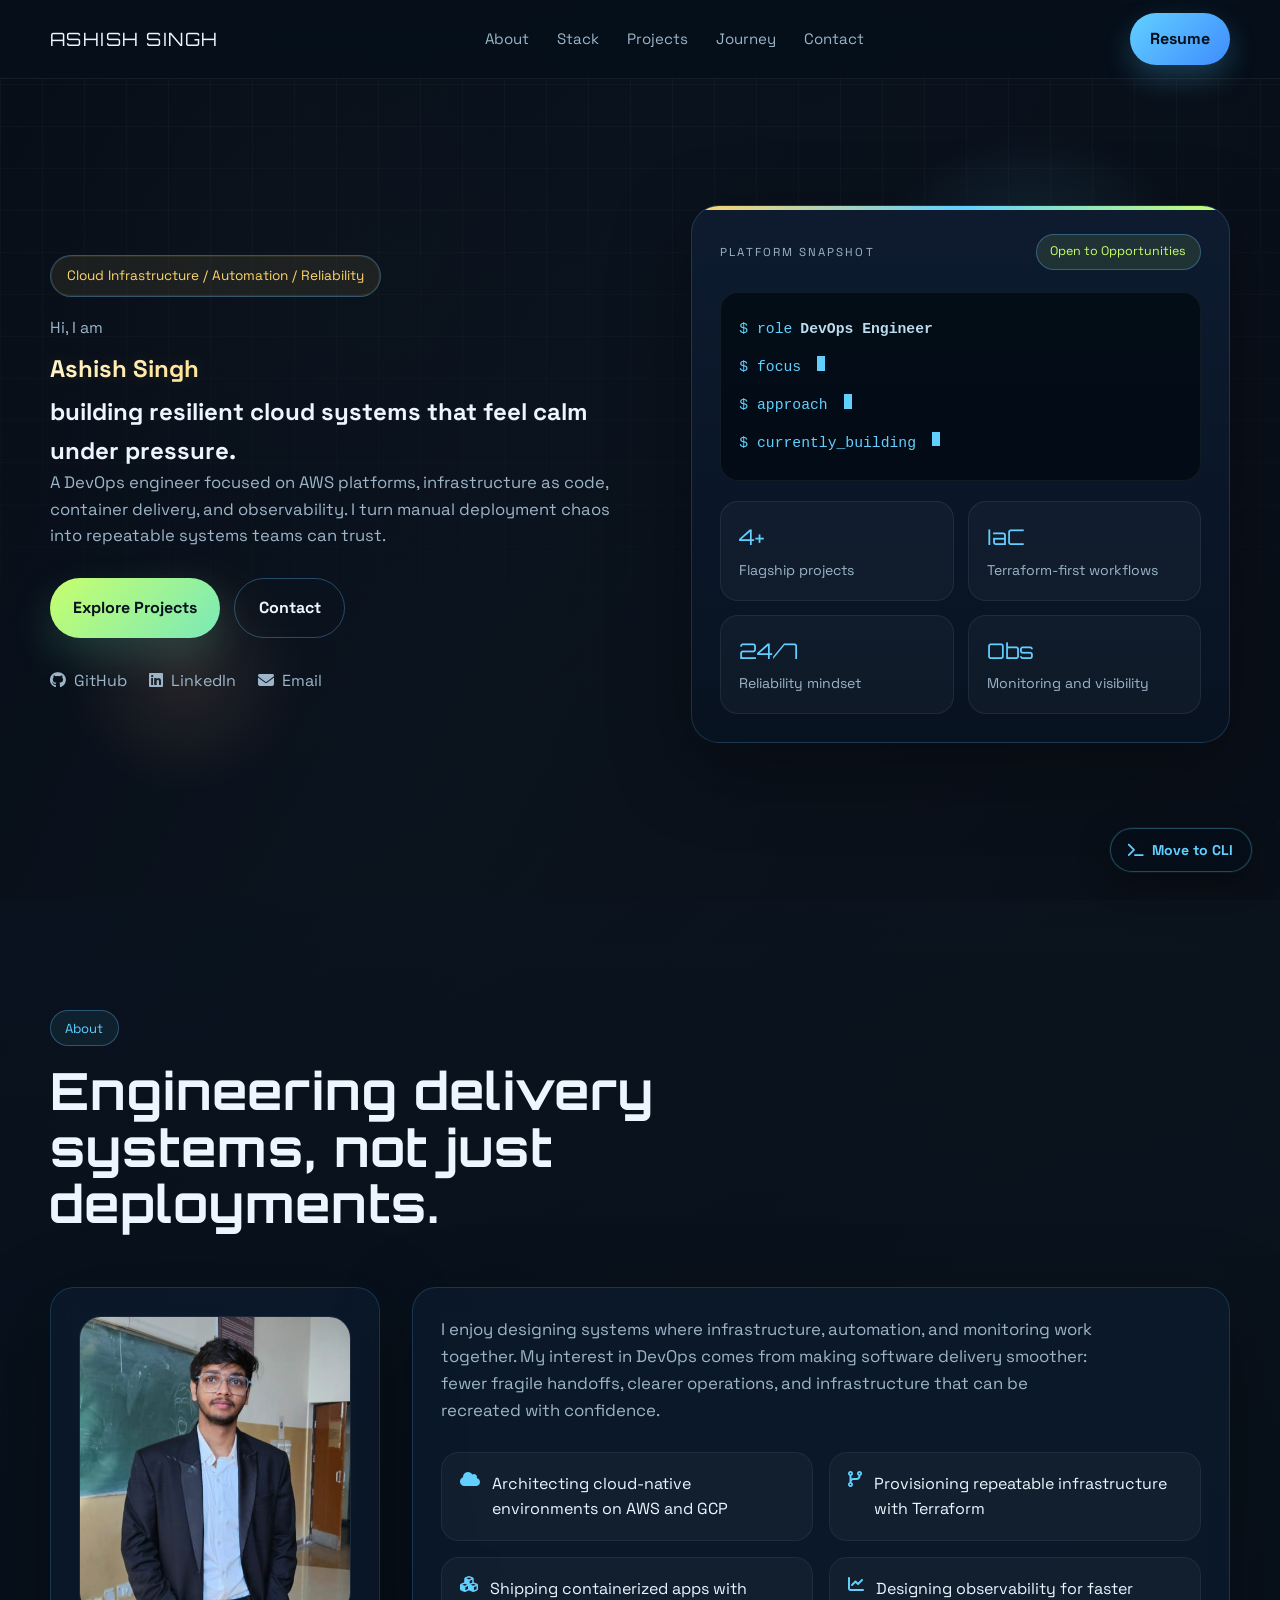
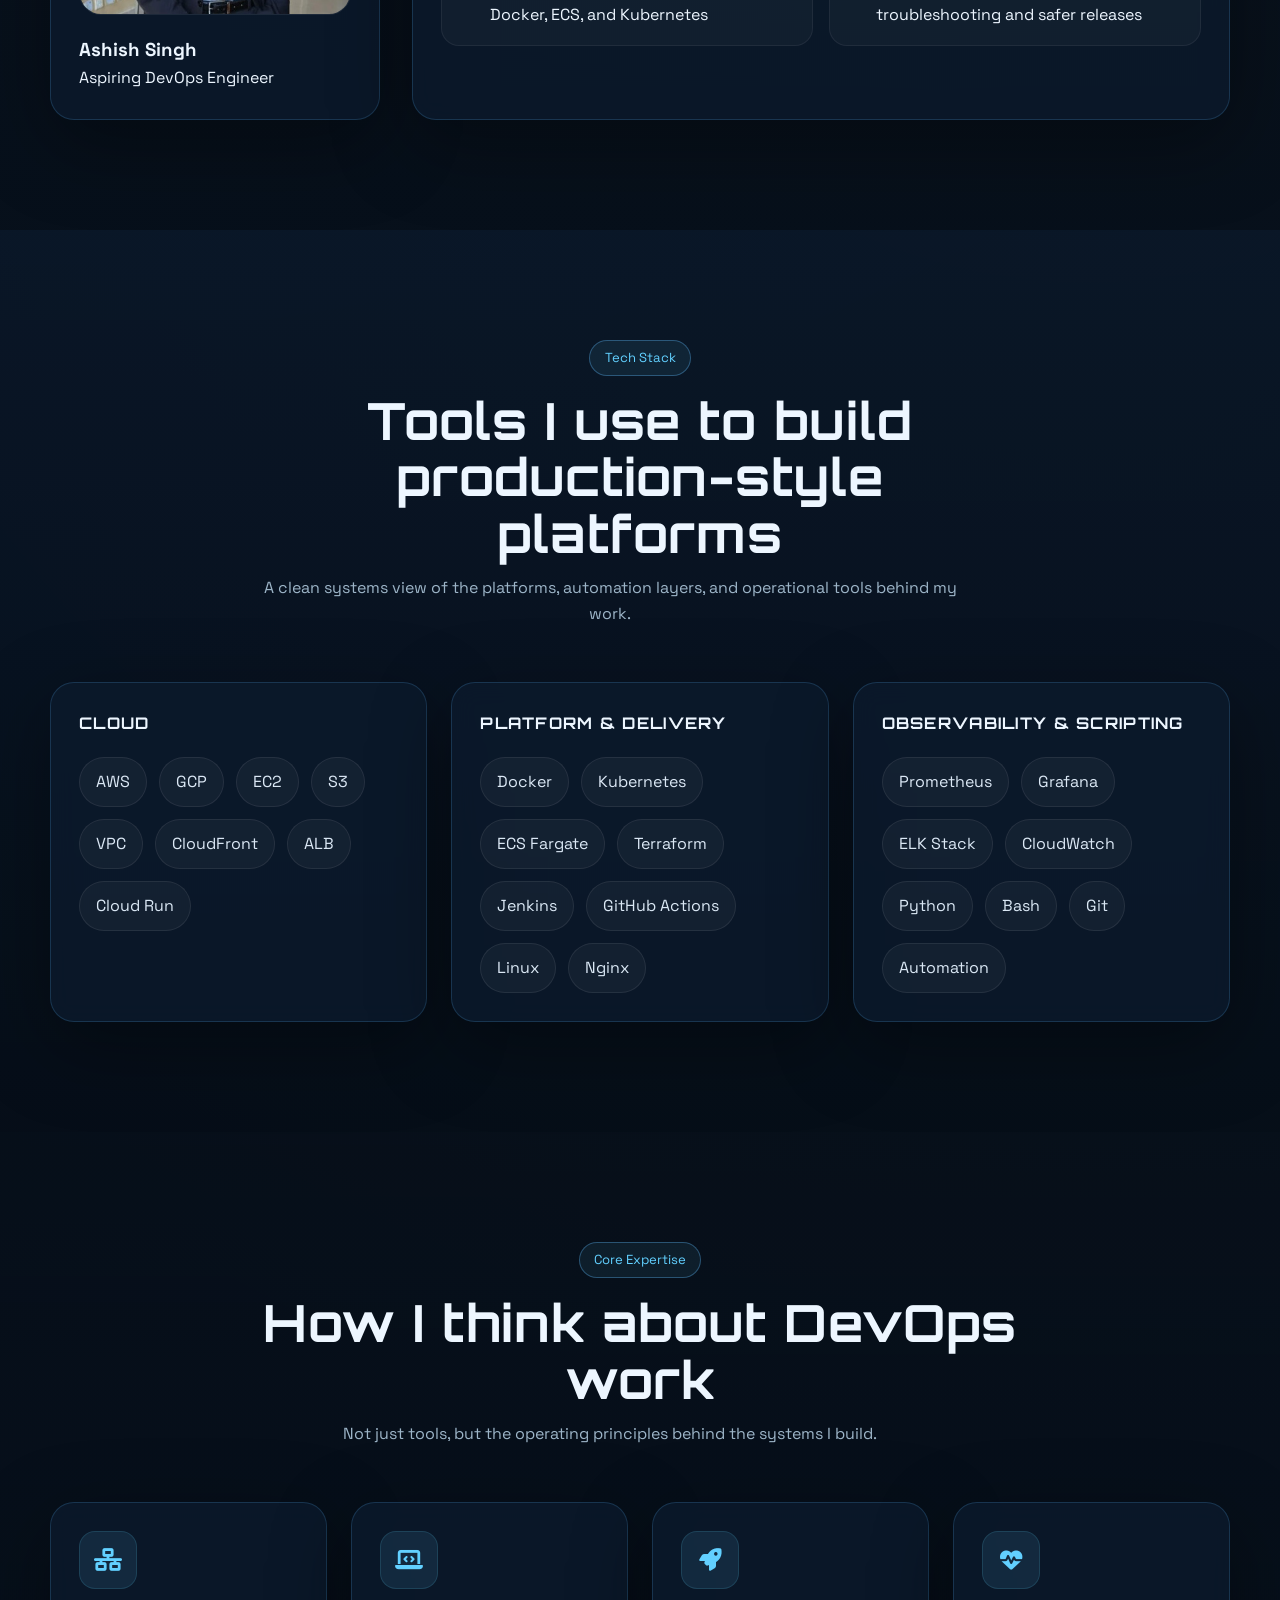
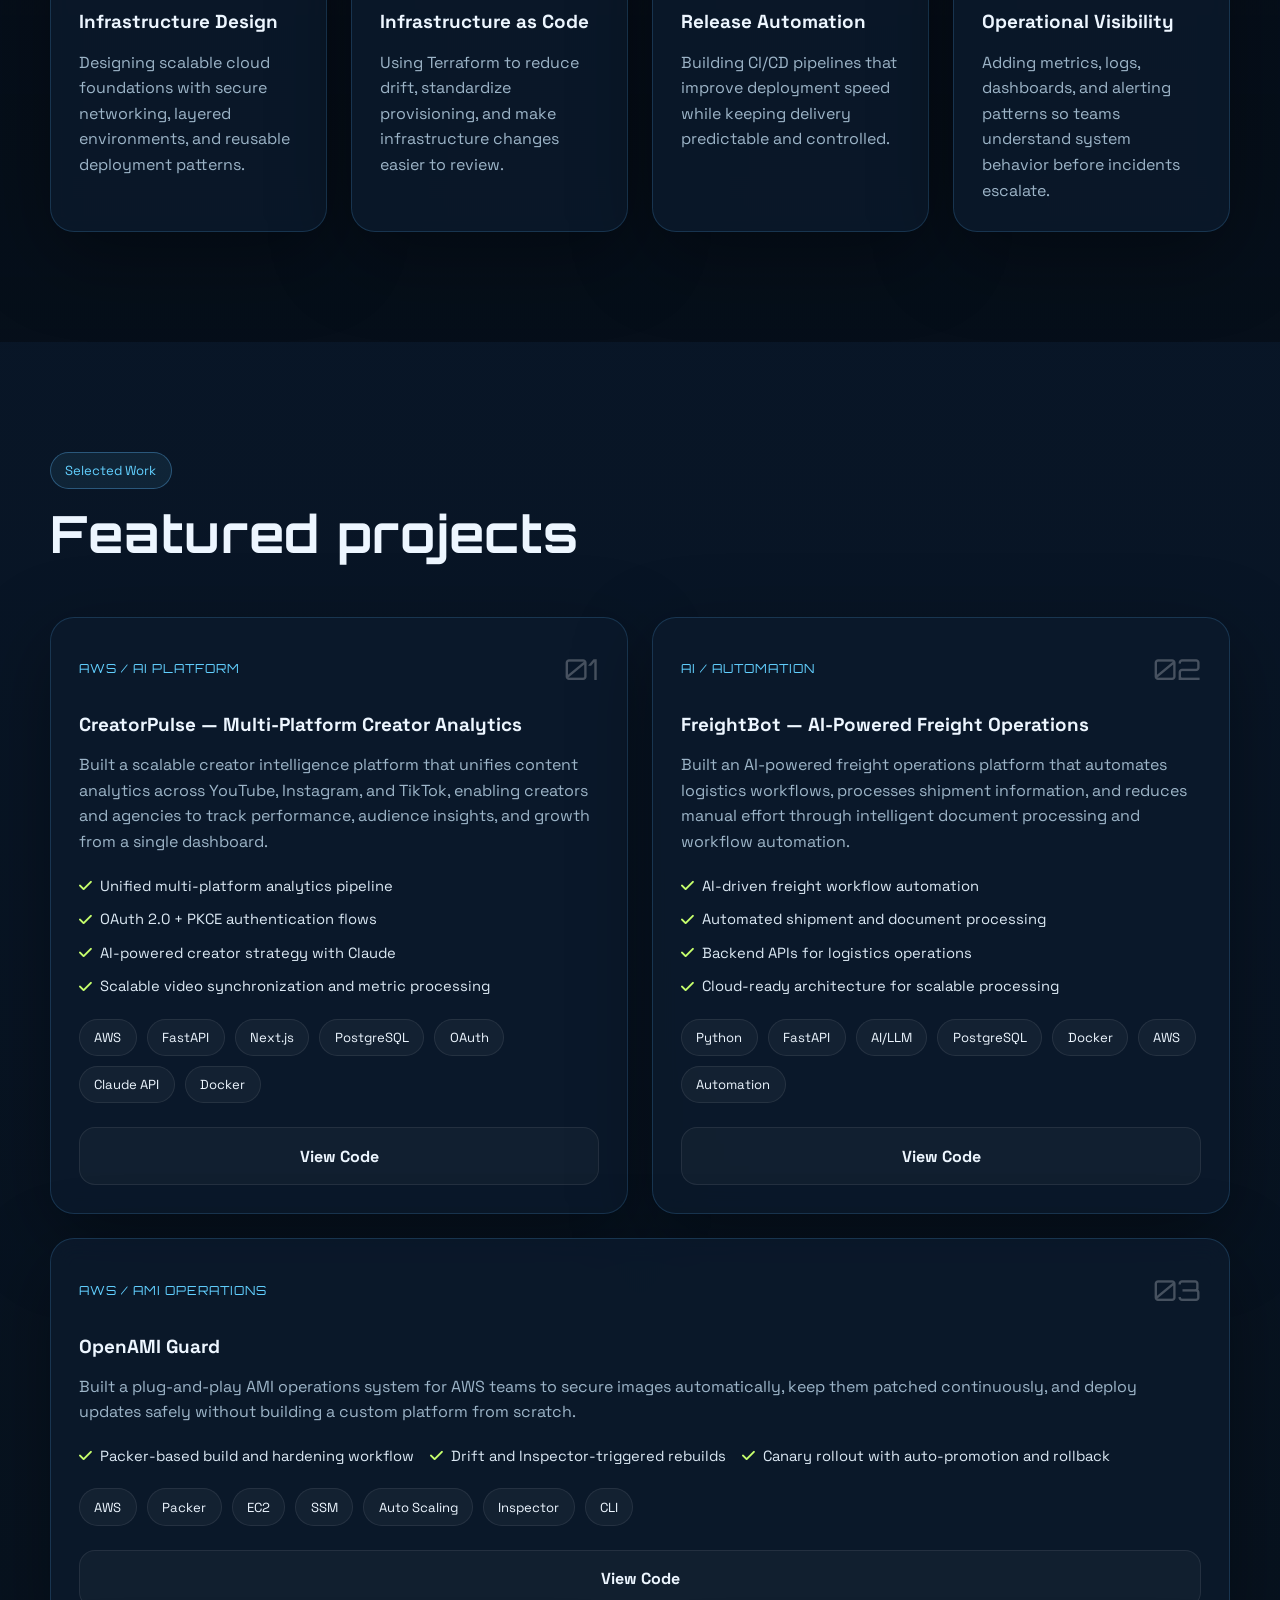
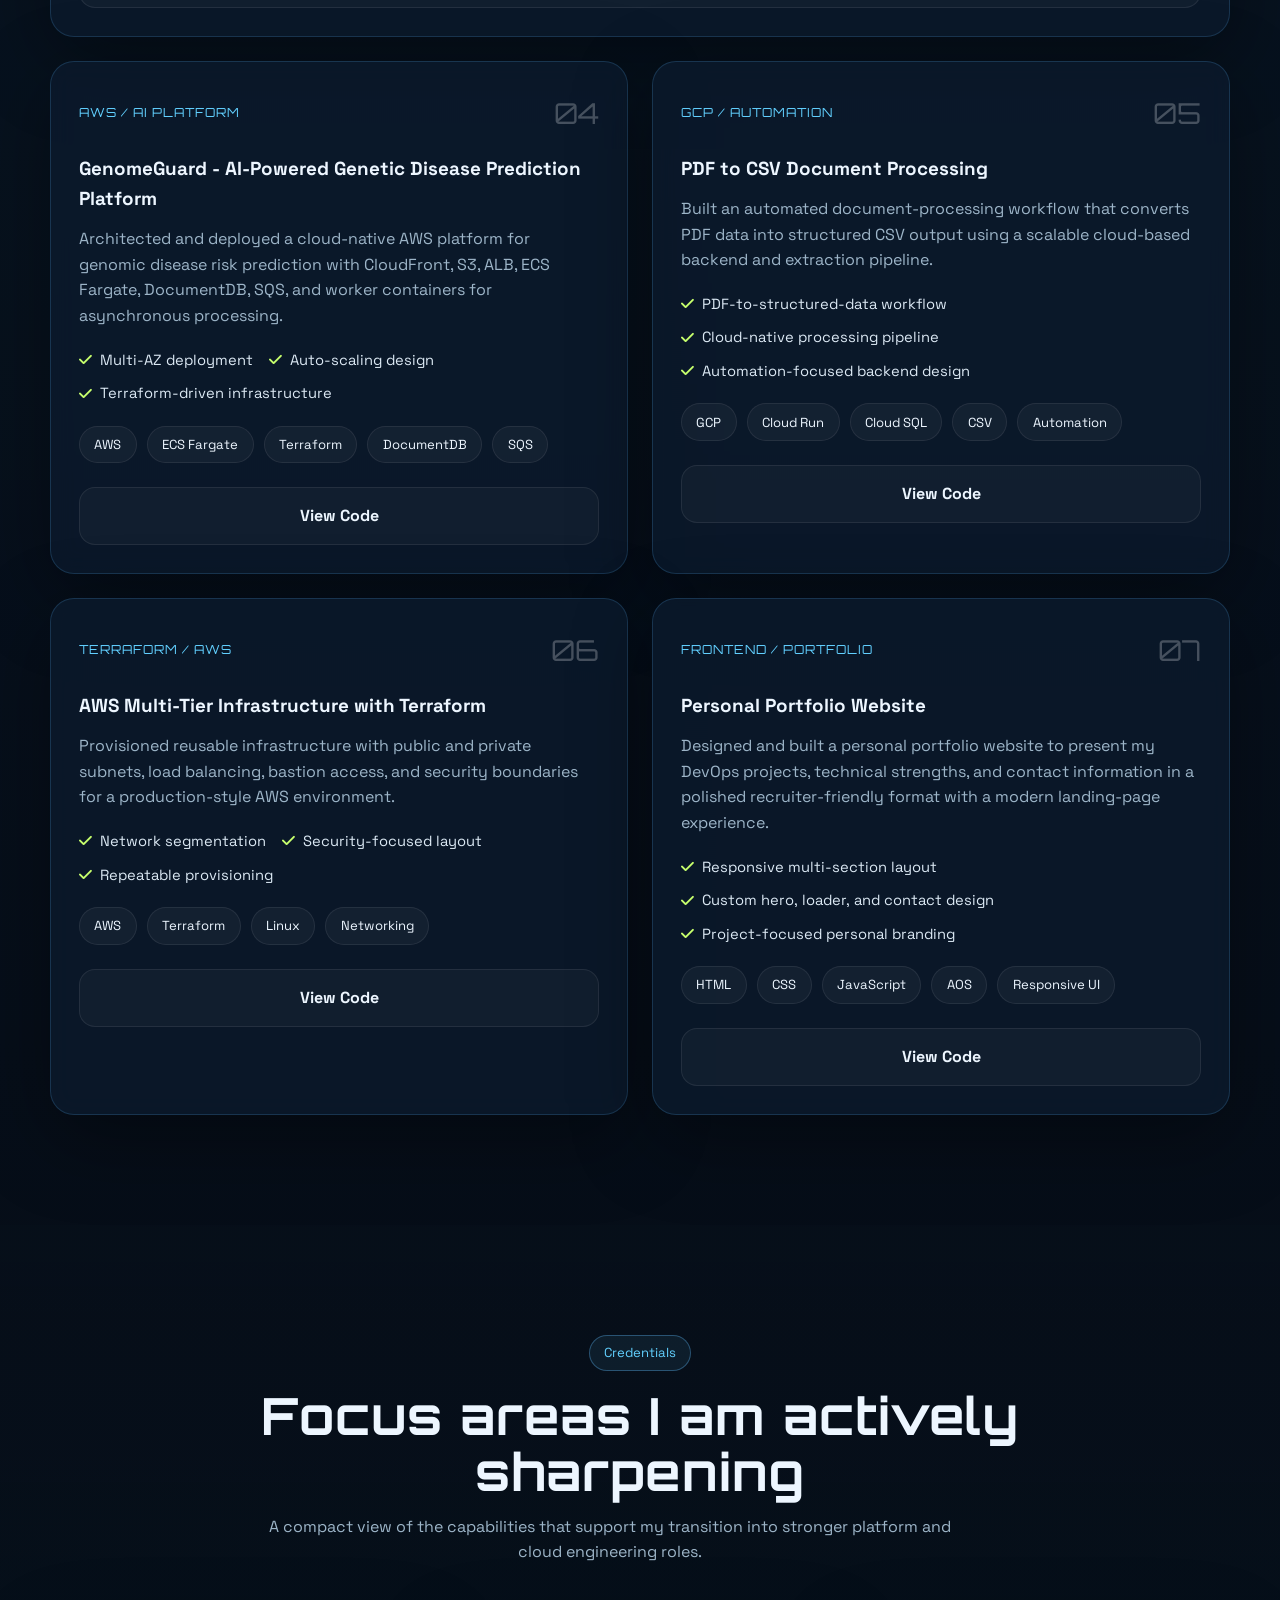
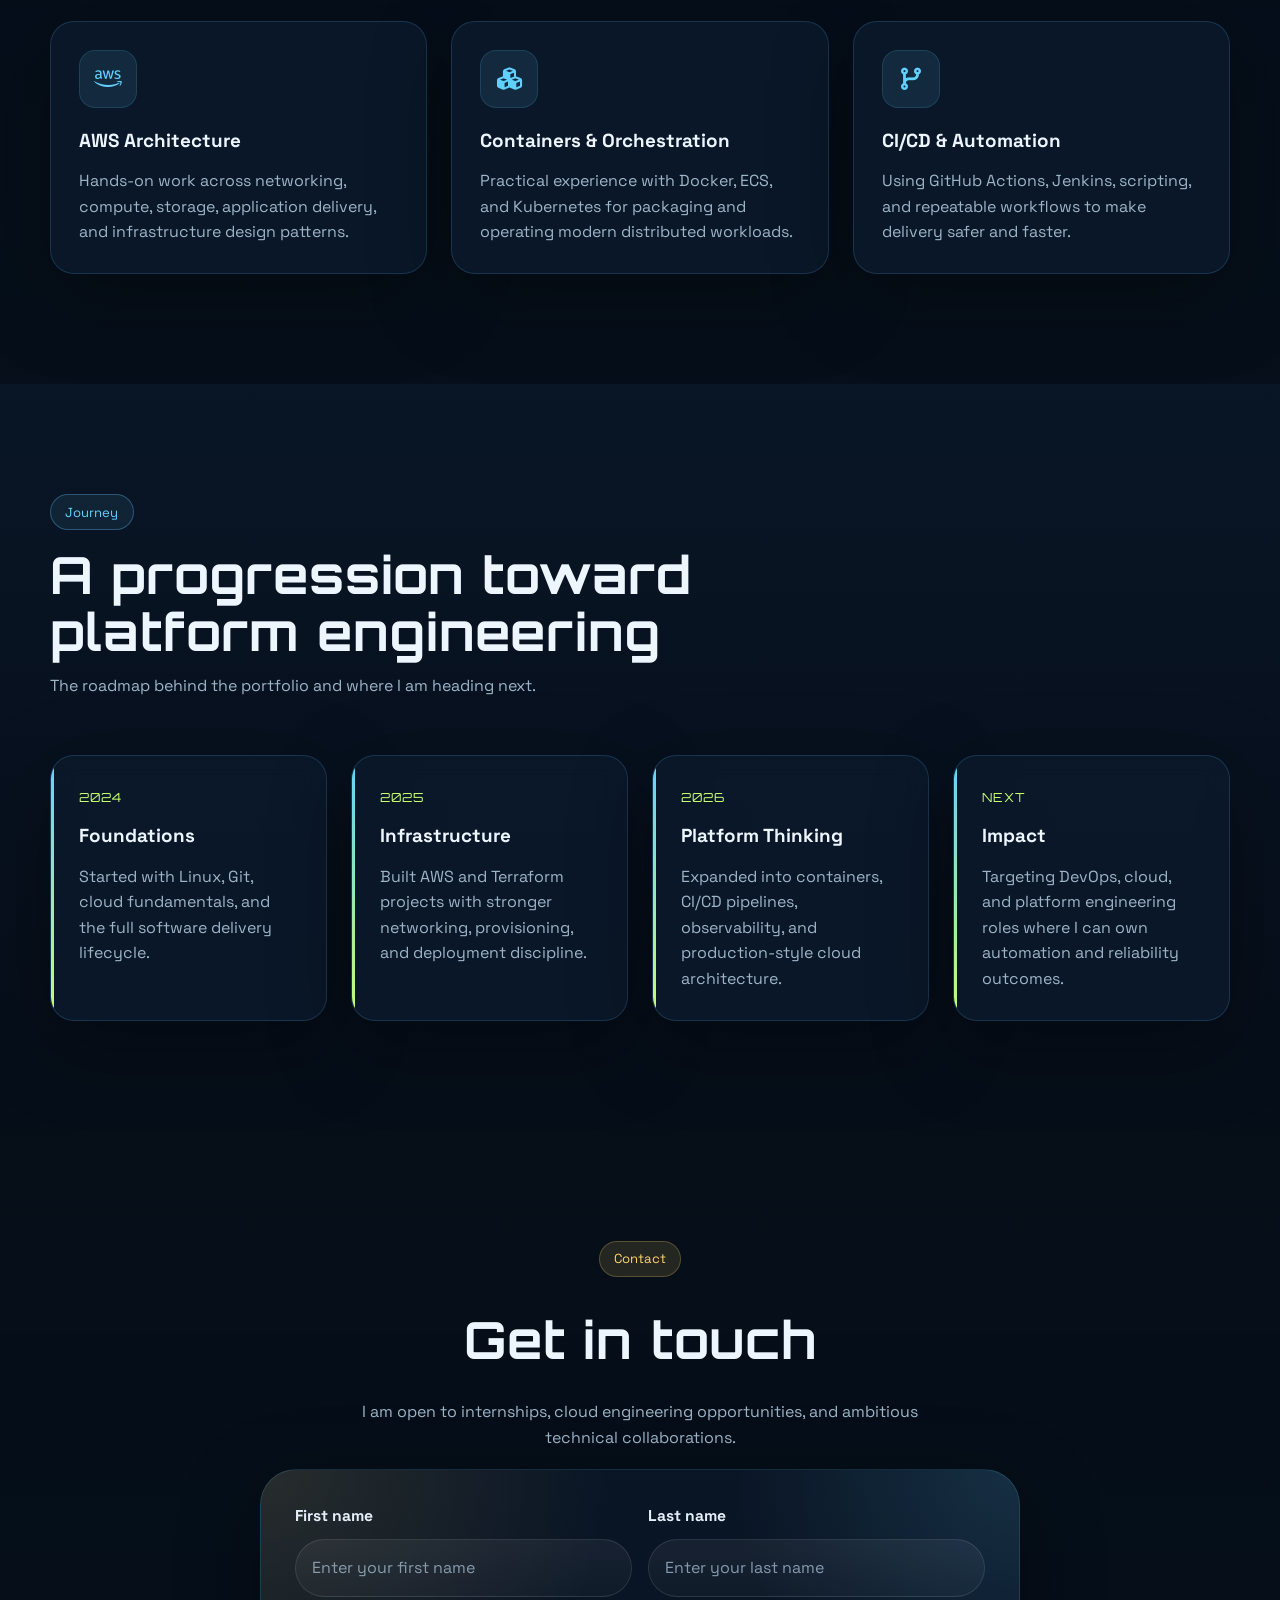
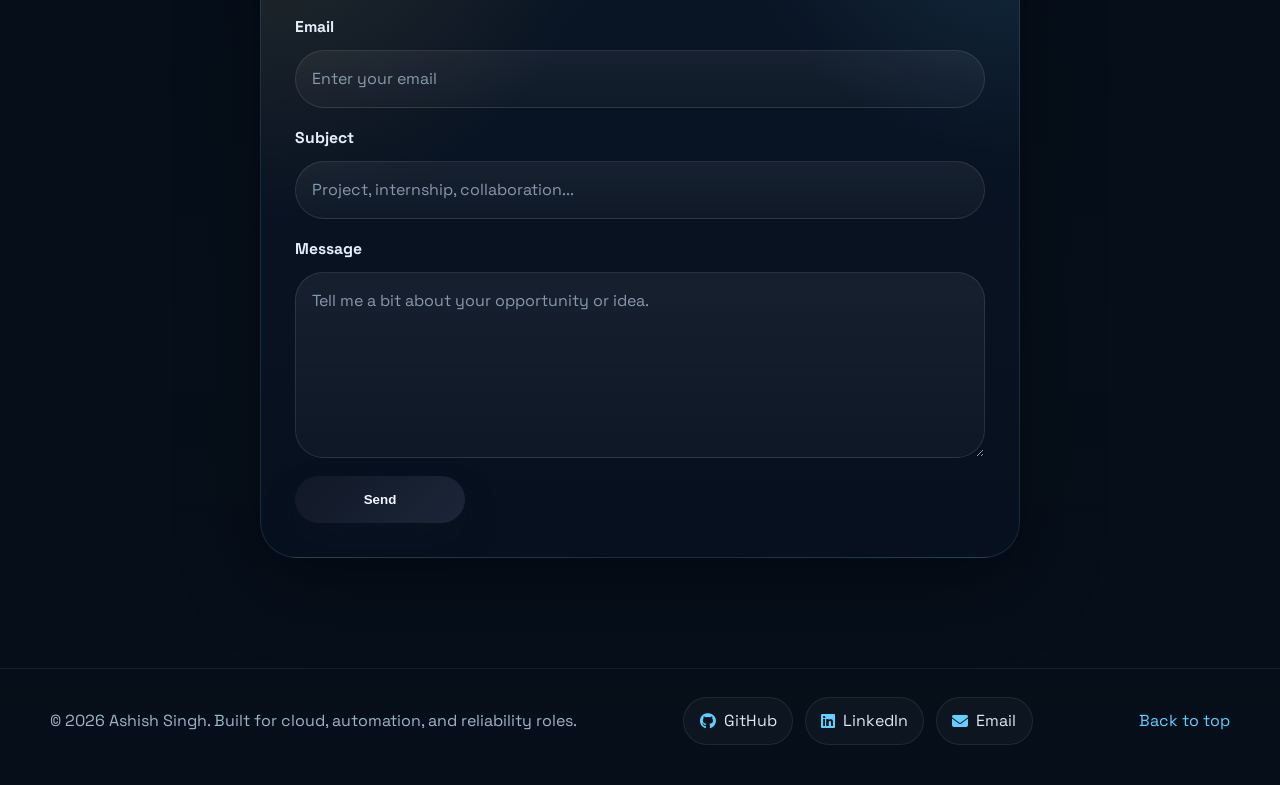
<file: index.html>
<!DOCTYPE html>
<html lang="en">
<head>
    <meta charset="UTF-8">
    <meta name="viewport" content="width=device-width, initial-scale=1.0">
    <title>Ashish Singh | DevOps Engineer Portfolio | AWS | Kubernetes | Terraform</title>
    <meta name="description" content="Ashish Singh DevOps Engineer portfolio focused on AWS, Kubernetes, Terraform, CI/CD, observability, and production infrastructure.">
    <meta name="keywords" content="Ashish Singh DevOps Engineer, AWS DevOps portfolio, Kubernetes engineer, Terraform infrastructure, CI/CD portfolio">
    <meta name="author" content="Ashish Singh">
    <link rel="icon" type="image/svg+xml" href="images/favicon.svg">
    <link rel="shortcut icon" href="images/favicon.svg">
    <link rel="preconnect" href="https://fonts.googleapis.com">
    <link rel="preconnect" href="https://fonts.gstatic.com" crossorigin>
    <link href="https://fonts.googleapis.com/css2?family=Orbitron:wght@500;700;800&family=Space+Grotesk:wght@400;500;700&display=swap" rel="stylesheet">
    <link rel="stylesheet" href="css/style.css">
    <link href="https://unpkg.com/aos@2.3.1/dist/aos.css" rel="stylesheet">
    <link rel="stylesheet" href="https://cdnjs.cloudflare.com/ajax/libs/font-awesome/6.4.0/css/all.min.css">
</head>
<body>
    <div class="site-loader" id="site-loader" aria-hidden="true">
        <div class="loader-core">
            <span class="loader-ring"></span>
            <span class="loader-ring loader-ring-delayed"></span>
            <div class="loader-copy">
                <span class="loader-label">Loading Portfolio</span>
                <strong>Ashish Singh</strong>
            </div>
        </div>
    </div>
    <div class="page-shell">
        <nav>
            <div class="container nav-inner">
                <a href="#home" class="brand-mark">
                    <span class="logo">Ashish Singh</span>
                </a>
                <ul class="nav-links">
                    <li><a href="#about">About</a></li>
                    <li><a href="#tech-stack">Stack</a></li>
                    <li><a href="#projects">Projects</a></li>
                    <li><a href="#timeline">Journey</a></li>
                    <li><a href="#contact">Contact</a></li>
                </ul>
                <a href="Ashish_Singh_CV.pdf" download class="nav-cta-btn">Resume</a>
            </div>
        </nav>

        <main>
            <section id="home" class="hero">
                <div class="hero-grid"></div>
                <div class="hero-orb hero-orb-one"></div>
                <div class="hero-orb hero-orb-two"></div>
                <div class="container hero-layout">
                    <div class="hero-copy" data-aos="fade-right">
                        <span class="hero-badge">Cloud Infrastructure / Automation / Reliability</span>
                        <p class="hero-intro">Hi, I am</p>
                        <h2>
                            <span class="hero-name">Ashish Singh</span>
                            <span class="hero-heading-rest">building resilient cloud systems that feel calm under pressure.</span>
                        </h2>
                        <p class="hero-text">
                            A DevOps engineer focused on AWS platforms, infrastructure as code, container delivery,
                            and observability. I turn manual deployment chaos into repeatable systems teams can trust.
                        </p>
                        <div class="hero-actions">
                            <a href="#projects" class="btn btn-primary">Explore Projects</a>
                            <a href="#contact" class="btn btn-secondary">Contact</a>
                        </div>
        
                        <div class="hero-foot">
                            <a href="https://github.com/AshishSingh1503" target="_blank" class="inline-link">
                                <i class="fab fa-github"></i> GitHub
                            </a>
                            <a href="https://www.linkedin.com/in/ashish-singh-70b7082a0/" target="_blank" class="inline-link">
                                <i class="fab fa-linkedin"></i> LinkedIn
                            </a>
                            <a href="mailto:singhashish150305@gmail.com" class="inline-link">
                                <i class="fas fa-envelope"></i> Email
                            </a>
                        </div>
                    </div>

                    <div class="hero-panel" data-aos="fade-left" data-aos-delay="150">
                        <div class="hero-panel-top">
                            <span class="terminal-label">Platform Snapshot</span>
                            <span class="status-pill">Open to Opportunities</span>
                        </div>
                        <div class="terminal-window">
                            <div class="terminal-line"><span>$ role</span><strong> DevOps Engineer</strong></div>
                            <div class="terminal-line"><span>$ focus</span><strong> AWS / Terraform / Kubernetes / CI-CD</strong></div>
                            <div class="terminal-line"><span>$ approach</span><strong> automate, secure, observe, scale</strong></div>
                            <div class="terminal-line"><span>$ currently_building</span><strong> production-style cloud systems</strong></div>
                        </div>
                        <div class="hero-stats">
                            <article class="hero-stat-card">
                                <span class="stat-value">4+</span>
                                <span class="stat-label">Flagship projects</span>
                            </article>
                            <article class="hero-stat-card">
                                <span class="stat-value">IaC</span>
                                <span class="stat-label">Terraform-first workflows</span>
                            </article>
                            <article class="hero-stat-card">
                                <span class="stat-value">24/7</span>
                                <span class="stat-label">Reliability mindset</span>
                            </article>
                            <article class="hero-stat-card">
                                <span class="stat-value">Obs</span>
                                <span class="stat-label">Monitoring and visibility</span>
                            </article>
                        </div>
                    </div>
                </div>
            </section>

            <section id="about" class="section-dark">
                <div class="container">
                    <div class="section-header section-header-left" data-aos="fade-up">
                        <span class="section-tag">About</span>
                        <h2>Engineering delivery systems, not just deployments.</h2>
                    </div>
                    <div class="about-layout">
                        <div class="about-card profile-card" data-aos="fade-up" data-aos-delay="100">
                            <img src="images/profile.jpg" alt="Ashish Singh" class="profile-img">
                            <h3>Ashish Singh</h3>
                            <p class="profile-title">Aspiring DevOps Engineer</p>
                        </div>
                        <div class="about-card about-story" data-aos="fade-up" data-aos-delay="200">
                            <p class="intro">
                                I enjoy designing systems where infrastructure, automation, and monitoring work together.
                                My interest in DevOps comes from making software delivery smoother: fewer fragile handoffs,
                                clearer operations, and infrastructure that can be recreated with confidence.
                            </p>
                            <div class="highlight-grid">
                                <div class="highlight-item">
                                    <i class="fas fa-cloud"></i>
                                    <span>Architecting cloud-native environments on AWS and GCP</span>
                                </div>
                                <div class="highlight-item">
                                    <i class="fas fa-code-branch"></i>
                                    <span>Provisioning repeatable infrastructure with Terraform</span>
                                </div>
                                <div class="highlight-item">
                                    <i class="fas fa-cubes"></i>
                                    <span>Shipping containerized apps with Docker, ECS, and Kubernetes</span>
                                </div>
                                <div class="highlight-item">
                                    <i class="fas fa-chart-line"></i>
                                    <span>Designing observability for faster troubleshooting and safer releases</span>
                                </div>
                            </div>
                        </div>
                    </div>
                </div>
            </section>

            <section id="tech-stack" class="section-contrast">
                <div class="container">
                    <div class="section-header" data-aos="fade-up">
                        <span class="section-tag">Tech Stack</span>
                        <h2>Tools I use to build production-style platforms</h2>
                        <p class="section-subtitle">A clean systems view of the platforms, automation layers, and operational tools behind my work.</p>
                    </div>
                    <div class="stack-board">
                        <article class="stack-column" data-aos="fade-up" data-aos-delay="100">
                            <h3>Cloud</h3>
                            <div class="tech-grid">
                                <div class="tech-item">AWS</div>
                                <div class="tech-item">GCP</div>
                                <div class="tech-item">EC2</div>
                                <div class="tech-item">S3</div>
                                <div class="tech-item">VPC</div>
                                <div class="tech-item">CloudFront</div>
                                <div class="tech-item">ALB</div>
                                <div class="tech-item">Cloud Run</div>
                            </div>
                        </article>
                        <article class="stack-column" data-aos="fade-up" data-aos-delay="200">
                            <h3>Platform & Delivery</h3>
                            <div class="tech-grid">
                                <div class="tech-item">Docker</div>
                                <div class="tech-item">Kubernetes</div>
                                <div class="tech-item">ECS Fargate</div>
                                <div class="tech-item">Terraform</div>
                                <div class="tech-item">Jenkins</div>
                                <div class="tech-item">GitHub Actions</div>
                                <div class="tech-item">Linux</div>
                                <div class="tech-item">Nginx</div>
                            </div>
                        </article>
                        <article class="stack-column" data-aos="fade-up" data-aos-delay="300">
                            <h3>Observability & Scripting</h3>
                            <div class="tech-grid">
                                <div class="tech-item">Prometheus</div>
                                <div class="tech-item">Grafana</div>
                                <div class="tech-item">ELK Stack</div>
                                <div class="tech-item">CloudWatch</div>
                                <div class="tech-item">Python</div>
                                <div class="tech-item">Bash</div>
                                <div class="tech-item">Git</div>
                                <div class="tech-item">Automation</div>
                            </div>
                        </article>
                    </div>
                </div>
            </section>

            <section id="expertise" class="section-dark">
                <div class="container">
                    <div class="section-header" data-aos="fade-up">
                        <span class="section-tag">Core Expertise</span>
                        <h2>How I think about DevOps work</h2>
                        <p class="section-subtitle">Not just tools, but the operating principles behind the systems I build.</p>
                    </div>
                    <div class="expertise-grid">
                        <div class="expertise-card" data-aos="fade-up" data-aos-delay="100">
                            <div class="expertise-icon"><i class="fas fa-network-wired"></i></div>
                            <h3>Infrastructure Design</h3>
                            <p>Designing scalable cloud foundations with secure networking, layered environments, and reusable deployment patterns.</p>
                        </div>
                        <div class="expertise-card" data-aos="fade-up" data-aos-delay="200">
                            <div class="expertise-icon"><i class="fas fa-laptop-code"></i></div>
                            <h3>Infrastructure as Code</h3>
                            <p>Using Terraform to reduce drift, standardize provisioning, and make infrastructure changes easier to review.</p>
                        </div>
                        <div class="expertise-card" data-aos="fade-up" data-aos-delay="300">
                            <div class="expertise-icon"><i class="fas fa-rocket"></i></div>
                            <h3>Release Automation</h3>
                            <p>Building CI/CD pipelines that improve deployment speed while keeping delivery predictable and controlled.</p>
                        </div>
                        <div class="expertise-card" data-aos="fade-up" data-aos-delay="400">
                            <div class="expertise-icon"><i class="fas fa-heartbeat"></i></div>
                            <h3>Operational Visibility</h3>
                            <p>Adding metrics, logs, dashboards, and alerting patterns so teams understand system behavior before incidents escalate.</p>
                        </div>
                    </div>
                </div>
            </section>

            <section id="projects" class="section-contrast">
                <div class="container">
                    <div class="section-header section-header-left" data-aos="fade-up">
                        <span class="section-tag">Selected Work</span>
                        <h2>Featured projects</h2>
                    </div>
                    <div class="projects-grid">
                        <article class="project-card" data-aos="fade-up" data-aos-delay="100">
                            <div class="project-meta">
                                <span class="project-badge">AWS / AI Platform</span>
                                <span class="project-index">01</span>
                            </div>
                            <h3>CreatorPulse — Multi-Platform Creator Analytics</h3>
                            <p class="project-desc">Built a scalable creator intelligence platform that unifies content analytics across YouTube, Instagram, and TikTok, enabling creators and agencies to track performance, audience insights, and growth from a single dashboard.</p>
                            <div class="project-highlights">
                                <div class="project-highlight"><i class="fas fa-check"></i> Unified multi-platform analytics pipeline</div>
                                <div class="project-highlight"><i class="fas fa-check"></i> OAuth 2.0 + PKCE authentication flows</div>
                                <div class="project-highlight"><i class="fas fa-check"></i> AI-powered creator strategy with Claude</div>
                                <div class="project-highlight"><i class="fas fa-check"></i> Scalable video synchronization and metric processing</div>
                            </div>
                            <div class="tech-stack-tags">
                                <span class="tag">AWS</span>
                                <span class="tag">FastAPI</span>
                                <span class="tag">Next.js</span>
                                <span class="tag">PostgreSQL</span>
                                <span class="tag">OAuth</span>
                                <span class="tag">Claude API</span>
                                <span class="tag">Docker</span>
                            </div>
                            <div class="project-buttons">
                                <a href="https://github.com/Euloop/CreatorPulse" target="_blank" class="project-btn github-btn">View Code</a>
                            </div>
                        </article>

                        <article class="project-card" data-aos="fade-up" data-aos-delay="200">
                            <div class="project-meta">
                                <span class="project-badge">AI / Automation</span>
                                <span class="project-index">02</span>
                            </div>
                            <h3>FreightBot — AI-Powered Freight Operations</h3>
                            <p class="project-desc">Built an AI-powered freight operations platform that automates logistics workflows, processes shipment information, and reduces manual effort through intelligent document processing and workflow automation.</p>
                            <div class="project-highlights">
                                <div class="project-highlight"><i class="fas fa-check"></i> AI-driven freight workflow automation</div>
                                <div class="project-highlight"><i class="fas fa-check"></i> Automated shipment and document processing</div>
                                <div class="project-highlight"><i class="fas fa-check"></i> Backend APIs for logistics operations</div>
                                <div class="project-highlight"><i class="fas fa-check"></i> Cloud-ready architecture for scalable processing</div>
                            </div>
                            <div class="tech-stack-tags">
                                <span class="tag">Python</span>
                                <span class="tag">FastAPI</span>
                                <span class="tag">AI/LLM</span>
                                <span class="tag">PostgreSQL</span>
                                <span class="tag">Docker</span>
                                <span class="tag">AWS</span>
                                <span class="tag">Automation</span>
                            </div>
                            <div class="project-buttons">
                                <a href="https://github.com/AshishSingh1503/MarketPlace_Bot" target="_blank" class="project-btn github-btn">View Code</a>
                            </div>
                        </article>

                        <article class="project-card feature-card" data-aos="fade-up" data-aos-delay="300">
                            <div class="project-meta">
                                <span class="project-badge">AWS / AMI Operations</span>
                                <span class="project-index">03</span>
                            </div>
                            <h3>OpenAMI Guard</h3>
                            <p class="project-desc">Built a plug-and-play AMI operations system for AWS teams to secure images automatically, keep them patched continuously, and deploy updates safely without building a custom platform from scratch.</p>
                            <div class="project-highlights">
                                <div class="project-highlight"><i class="fas fa-check"></i> Packer-based build and hardening workflow</div>
                                <div class="project-highlight"><i class="fas fa-check"></i> Drift and Inspector-triggered rebuilds</div>
                                <div class="project-highlight"><i class="fas fa-check"></i> Canary rollout with auto-promotion and rollback</div>
                            </div>
                            <div class="tech-stack-tags">
                                <span class="tag">AWS</span>
                                <span class="tag">Packer</span>
                                <span class="tag">EC2</span>
                                <span class="tag">SSM</span>
                                <span class="tag">Auto Scaling</span>
                                <span class="tag">Inspector</span>
                                <span class="tag">CLI</span>
                            </div>
                            <div class="project-buttons">
                                <a href="https://github.com/AshishSingh1503/OpenAMI_Guard" target="_blank" class="project-btn github-btn">View Code</a>
                            </div>
                        </article>

                        <article class="project-card" data-aos="fade-up" data-aos-delay="400">
                            <div class="project-meta">
                                <span class="project-badge">AWS / AI Platform</span>
                                <span class="project-index">04</span>
                            </div>
                            <h3>GenomeGuard - AI-Powered Genetic Disease Prediction Platform</h3>
                            <p class="project-desc">Architected and deployed a cloud-native AWS platform for genomic disease risk prediction with CloudFront, S3, ALB, ECS Fargate, DocumentDB, SQS, and worker containers for asynchronous processing.</p>
                            <div class="project-highlights">
                                <div class="project-highlight"><i class="fas fa-check"></i> Multi-AZ deployment</div>
                                <div class="project-highlight"><i class="fas fa-check"></i> Auto-scaling design</div>
                                <div class="project-highlight"><i class="fas fa-check"></i> Terraform-driven infrastructure</div>
                            </div>
                            <div class="tech-stack-tags">
                                <span class="tag">AWS</span>
                                <span class="tag">ECS Fargate</span>
                                <span class="tag">Terraform</span>
                                <span class="tag">DocumentDB</span>
                                <span class="tag">SQS</span>
                            </div>
                            <div class="project-buttons">
                                <a href="https://github.com/AshishSingh1503/HelixMind" target="_blank" class="project-btn github-btn">View Code</a>
                            </div>
                        </article>

                        <article class="project-card" data-aos="fade-up" data-aos-delay="500">
                            <div class="project-meta">
                                <span class="project-badge">GCP / Automation</span>
                                <span class="project-index">05</span>
                            </div>
                            <h3>PDF to CSV Document Processing</h3>
                            <p class="project-desc">Built an automated document-processing workflow that converts PDF data into structured CSV output using a scalable cloud-based backend and extraction pipeline.</p>
                            <div class="project-highlights">
                                <div class="project-highlight"><i class="fas fa-check"></i> PDF-to-structured-data workflow</div>
                                <div class="project-highlight"><i class="fas fa-check"></i> Cloud-native processing pipeline</div>
                                <div class="project-highlight"><i class="fas fa-check"></i> Automation-focused backend design</div>
                            </div>
                            <div class="tech-stack-tags">
                                <span class="tag">GCP</span>
                                <span class="tag">Cloud Run</span>
                                <span class="tag">Cloud SQL</span>
                                <span class="tag">CSV</span>
                                <span class="tag">Automation</span>
                            </div>
                            <div class="project-buttons">
                                <a href="https://github.com/AshishSingh1503/pdf-to-csv" target="_blank" class="project-btn github-btn">View Code</a>
                            </div>
                        </article>

                        <article class="project-card" data-aos="fade-up" data-aos-delay="600">
                            <div class="project-meta">
                                <span class="project-badge">Terraform / AWS</span>
                                <span class="project-index">06</span>
                            </div>
                            <h3>AWS Multi-Tier Infrastructure with Terraform</h3>
                            <p class="project-desc">Provisioned reusable infrastructure with public and private subnets, load balancing, bastion access, and security boundaries for a production-style AWS environment.</p>
                            <div class="project-highlights">
                                <div class="project-highlight"><i class="fas fa-check"></i> Network segmentation</div>
                                <div class="project-highlight"><i class="fas fa-check"></i> Security-focused layout</div>
                                <div class="project-highlight"><i class="fas fa-check"></i> Repeatable provisioning</div>
                            </div>
                            <div class="tech-stack-tags">
                                <span class="tag">AWS</span>
                                <span class="tag">Terraform</span>
                                <span class="tag">Linux</span>
                                <span class="tag">Networking</span>
                            </div>
                            <div class="project-buttons">
                                <a href="https://github.com/AshishSingh1503/iac-vprofile" target="_blank" class="project-btn github-btn">View Code</a>

                            </div>
                        </article>

                        <article class="project-card" data-aos="fade-up" data-aos-delay="700">
                            <div class="project-meta">
                                <span class="project-badge">Frontend / Portfolio</span>
                                <span class="project-index">07</span>
                            </div>
                            <h3>Personal Portfolio Website</h3>
                            <p class="project-desc">Designed and built a personal portfolio website to present my DevOps projects, technical strengths, and contact information in a polished recruiter-friendly format with a modern landing-page experience.</p>
                            <div class="project-highlights">
                                <div class="project-highlight"><i class="fas fa-check"></i> Responsive multi-section layout</div>
                                <div class="project-highlight"><i class="fas fa-check"></i> Custom hero, loader, and contact design</div>
                                <div class="project-highlight"><i class="fas fa-check"></i> Project-focused personal branding</div>
                            </div>
                            <div class="tech-stack-tags">
                                <span class="tag">HTML</span>
                                <span class="tag">CSS</span>
                                <span class="tag">JavaScript</span>
                                <span class="tag">AOS</span>
                                <span class="tag">Responsive UI</span>
                            </div>
                            <div class="project-buttons">
                                <a href="https://github.com/AshishSingh1503/whoami.git" target="_blank" class="project-btn github-btn">View Code</a>
                            </div>
                        </article>

                    </div>
                </div>
            </section>

            <section id="certifications" class="section-dark">
                <div class="container">
                    <div class="section-header" data-aos="fade-up">
                        <span class="section-tag">Credentials</span>
                        <h2>Focus areas I am actively sharpening</h2>
                        <p class="section-subtitle">A compact view of the capabilities that support my transition into stronger platform and cloud engineering roles.</p>
                    </div>
                    <div class="cert-grid">
                        <article class="cert-card" data-aos="fade-up" data-aos-delay="100">
                            <i class="fab fa-aws"></i>
                            <h3>AWS Architecture</h3>
                            <p>Hands-on work across networking, compute, storage, application delivery, and infrastructure design patterns.</p>
                        </article>
                        <article class="cert-card" data-aos="fade-up" data-aos-delay="200">
                            <i class="fas fa-cubes"></i>
                            <h3>Containers & Orchestration</h3>
                            <p>Practical experience with Docker, ECS, and Kubernetes for packaging and operating modern distributed workloads.</p>
                        </article>
                        <article class="cert-card" data-aos="fade-up" data-aos-delay="300">
                            <i class="fas fa-code-branch"></i>
                            <h3>CI/CD & Automation</h3>
                            <p>Using GitHub Actions, Jenkins, scripting, and repeatable workflows to make delivery safer and faster.</p>
                        </article>
                    </div>
                </div>
            </section>

            <section id="timeline" class="section-contrast">
                <div class="container">
                    <div class="section-header section-header-left" data-aos="fade-up">
                        <span class="section-tag">Journey</span>
                        <h2>A progression toward platform engineering</h2>
                        <p class="section-subtitle">The roadmap behind the portfolio and where I am heading next.</p>
                    </div>
                    <div class="timeline-grid">
                        <article class="timeline-card" data-aos="fade-up" data-aos-delay="100">
                            <span class="timeline-year">2024</span>
                            <h3>Foundations</h3>
                            <p>Started with Linux, Git, cloud fundamentals, and the full software delivery lifecycle.</p>
                        </article>
                        <article class="timeline-card" data-aos="fade-up" data-aos-delay="200">
                            <span class="timeline-year">2025</span>
                            <h3>Infrastructure</h3>
                            <p>Built AWS and Terraform projects with stronger networking, provisioning, and deployment discipline.</p>
                        </article>
                        <article class="timeline-card" data-aos="fade-up" data-aos-delay="300">
                            <span class="timeline-year">2026</span>
                            <h3>Platform Thinking</h3>
                            <p>Expanded into containers, CI/CD pipelines, observability, and production-style cloud architecture.</p>
                        </article>
                        <article class="timeline-card" data-aos="fade-up" data-aos-delay="400">
                            <span class="timeline-year">Next</span>
                            <h3>Impact</h3>
                            <p>Targeting DevOps, cloud, and platform engineering roles where I can own automation and reliability outcomes.</p>
                        </article>
                    </div>
                </div>
            </section>

            <section id="contact" class="contact-section">
                <div class="container contact-layout">
                    <div class="contact-copy" data-aos="fade-right">
                        <span class="section-tag">Contact</span>
                        <h2>Get in touch</h2>
                        <p class="section-subtitle">
                            I am open to internships, cloud engineering opportunities, and ambitious technical collaborations.
                        </p>
                        <form class="contact-form" action="mailto:singhashish150305@gmail.com" method="post" enctype="text/plain">
                            <div class="form-row">
                                <label class="form-field">
                                    <span>First name</span>
                                    <input type="text" name="first_name" placeholder="Enter your first name" required>
                                </label>
                                <label class="form-field">
                                    <span>Last name</span>
                                    <input type="text" name="last_name" placeholder="Enter your last name">
                                </label>
                            </div>
                            <label class="form-field">
                                <span>Email</span>
                                <input type="email" name="email" placeholder="Enter your email" required>
                            </label>
                            <label class="form-field">
                                <span>Subject</span>
                                <input type="text" name="subject" placeholder="Project, internship, collaboration..." required>
                            </label>
                            <label class="form-field">
                                <span>Message</span>
                                <textarea name="message" rows="6" placeholder="Tell me a bit about your opportunity or idea." required></textarea>
                            </label>
                            <button type="submit" class="btn btn-primary contact-submit">Send</button>
                        </form>
                    </div>
                </div>
            </section>
        </main>

        <footer>
            <div class="container footer-inner">
                <p>&copy; 2026 Ashish Singh. Built for cloud, automation, and reliability roles.</p>
                <div class="footer-socials">
                    <a href="https://github.com/AshishSingh1503" target="_blank" class="footer-social-link">
                        <i class="fab fa-github"></i>
                        <span>GitHub</span>
                    </a>
                    <a href="https://www.linkedin.com/in/ashish-singh-70b7082a0/" target="_blank" class="footer-social-link">
                        <i class="fab fa-linkedin"></i>
                        <span>LinkedIn</span>
                    </a>
                    <a href="mailto:singhashish150305@gmail.com" class="footer-social-link">
                        <i class="fas fa-envelope"></i>
                        <span>Email</span>
                    </a>
                </div>
                <a href="#home" class="footer-link">Back to top</a>
            </div>
        </footer>
    </div>

    <!-- CLI Terminal Widget -->
    <div id="cli-terminal" class="cli-terminal" aria-label="Full-screen terminal" role="dialog" aria-modal="true" aria-hidden="true">
        <div class="cli-header">
            <span class="cli-dots"><span></span><span></span><span></span></span>
            <span class="cli-title">ashish@portfolio:~$</span>
            <button class="cli-close" id="cli-close" aria-label="Exit to site">
                <span>Exit to site</span> &times;
            </button>
        </div>
        <div class="cli-output" id="cli-output"></div>
        <div class="cli-input-row">
            <span class="cli-prompt">❯</span>
            <input type="text" id="cli-input" class="cli-input" placeholder="type help" autocomplete="off" spellcheck="false" aria-label="Terminal input">
        </div>
    </div>
    <button class="cli-fab" id="cli-fab" aria-label="Move to CLI">
        <i class="fas fa-terminal"></i>
        <span>Move to CLI</span>
    </button>

    <script src="https://unpkg.com/aos@2.3.1/dist/aos.js"></script>
    <script src="js/script.js"></script>
</body>
</html>
</file>
<file: css/style.css>
* {
    margin: 0;
    padding: 0;
    box-sizing: border-box;
}

html {
    scroll-behavior: smooth;
}

:root {
    --bg: #07111f;
    --bg-soft: #0d1b30;
    --panel: rgba(12, 26, 45, 0.82);
    --panel-strong: rgba(10, 20, 37, 0.95);
    --line: rgba(96, 188, 255, 0.18);
    --line-strong: rgba(96, 188, 255, 0.34);
    --text: #edf6ff;
    --muted: #9db5c8;
    --aqua: #62d0ff;
    --cyan: #2db6ff;
    --lime: #c7ff6d;
    --gold: #ffd56a;
    --peach: #ffb38a;
    --shadow: 0 24px 80px rgba(0, 0, 0, 0.35);
}

body {
    font-family: "Space Grotesk", "Segoe UI", sans-serif;
    line-height: 1.6;
    color: var(--text);
    background:
        radial-gradient(circle at top left, rgba(49, 139, 255, 0.16), transparent 30%),
        radial-gradient(circle at 85% 15%, rgba(255, 213, 106, 0.12), transparent 24%),
        linear-gradient(180deg, #08111d 0%, #0b1626 42%, #06101a 100%);
}

body.is-loading {
    overflow: hidden;
}

a {
    color: inherit;
}

.site-loader {
    position: fixed;
    inset: 0;
    z-index: 2200;
    display: grid;
    place-items: center;
    padding: 24px;
    background:
        radial-gradient(circle at 50% 40%, rgba(98, 208, 255, 0.16), transparent 22%),
        radial-gradient(circle at 50% 60%, rgba(255, 213, 106, 0.12), transparent 28%),
        rgba(4, 10, 18, 0.96);
    transition: opacity 0.45s ease, visibility 0.45s ease;
}

.site-loader.is-hidden {
    opacity: 0;
    visibility: hidden;
    pointer-events: none;
}

.loader-core {
    position: relative;
    width: min(240px, 68vw);
    aspect-ratio: 1;
    display: grid;
    place-items: center;
}

.loader-ring {
    position: absolute;
    inset: 10%;
    border-radius: 50%;
    border: 1px solid rgba(98, 208, 255, 0.18);
    border-top-color: var(--aqua);
    border-right-color: var(--gold);
    animation: loader-spin 1.2s linear infinite;
    box-shadow: 0 0 30px rgba(98, 208, 255, 0.08);
}

.loader-ring-delayed {
    inset: 22%;
    border-top-color: var(--lime);
    border-right-color: var(--peach);
    animation-duration: 1.7s;
    animation-direction: reverse;
}

.loader-copy {
    text-align: center;
    display: grid;
    gap: 8px;
    z-index: 1;
}

.loader-label {
    color: var(--muted);
    text-transform: uppercase;
    letter-spacing: 0.24em;
    font-size: 0.72rem;
}

.loader-copy strong {
    font-family: "Orbitron", sans-serif;
    font-size: clamp(1.1rem, 2vw, 1.5rem);
    color: #fff1bf;
}

@keyframes loader-spin {
    from {
        transform: rotate(0deg);
    }

    to {
        transform: rotate(360deg);
    }
}

.page-shell {
    overflow: hidden;
}

.container {
    width: min(1180px, calc(100% - 40px));
    margin: 0 auto;
}

nav {
    position: fixed;
    inset: 0 0 auto 0;
    z-index: 1000;
    background: rgba(6, 15, 26, 0.82);
    backdrop-filter: blur(18px);
    border-bottom: 1px solid rgba(255, 255, 255, 0.06);
}

.nav-inner {
    min-height: 78px;
    display: flex;
    align-items: center;
    justify-content: space-between;
    gap: 24px;
}

.brand-mark {
    text-decoration: none;
    display: flex;
    flex-direction: column;
}

.brand-kicker {
    color: var(--aqua);
    font-size: 0.72rem;
    letter-spacing: 0.22em;
    text-transform: uppercase;
}

.logo {
    font-family: "Orbitron", sans-serif;
    font-size: 1.15rem;
    letter-spacing: 0.08em;
    text-transform: uppercase;
}

.nav-links {
    list-style: none;
    display: flex;
    gap: 28px;
}

.nav-links a {
    text-decoration: none;
    color: var(--muted);
    font-size: 0.94rem;
    transition: color 0.25s ease;
}

.nav-links a:hover,
.nav-links a.active {
    color: var(--text);
}

.nav-cta-btn,
.btn,
.project-btn {
    text-decoration: none;
    transition: transform 0.25s ease, box-shadow 0.25s ease, border-color 0.25s ease, background 0.25s ease;
}

.nav-cta-btn {
    padding: 0.85rem 1.25rem;
    border-radius: 999px;
    background: linear-gradient(135deg, var(--aqua), #3f8cff);
    color: #04101b;
    font-weight: 700;
    box-shadow: 0 12px 30px rgba(98, 208, 255, 0.24);
}

.nav-cta-btn:hover,
.btn:hover,
.project-btn:hover {
    transform: translateY(-2px);
}

section {
    position: relative;
}

.hero {
    min-height: 100vh;
    padding: 138px 0 90px;
    display: flex;
    align-items: center;
}

.hero-grid,
.hero::before {
    position: absolute;
    inset: 0;
    pointer-events: none;
}

.hero-grid {
    background-image:
        linear-gradient(rgba(255, 255, 255, 0.04) 1px, transparent 1px),
        linear-gradient(90deg, rgba(255, 255, 255, 0.04) 1px, transparent 1px);
    background-size: 42px 42px;
    mask-image: linear-gradient(180deg, rgba(0, 0, 0, 0.78), transparent 95%);
}

.hero::before {
    content: "";
    background:
        linear-gradient(115deg, rgba(7, 13, 22, 0.96) 0%, rgba(7, 13, 22, 0.8) 42%, rgba(7, 13, 22, 0.92) 100%),
        radial-gradient(circle at 18% 22%, rgba(255, 211, 117, 0.1), transparent 24%);
}

.hero-orb {
    position: absolute;
    border-radius: 50%;
    filter: blur(10px);
    opacity: 0.6;
    pointer-events: none;
}

.hero-orb-one {
    width: 340px;
    height: 340px;
    background: radial-gradient(circle, rgba(98, 208, 255, 0.3), transparent 70%);
    top: 14%;
    right: 6%;
}

.hero-orb-two {
    width: 240px;
    height: 240px;
    background: radial-gradient(circle, rgba(255, 179, 138, 0.2), transparent 70%);
    bottom: 12%;
    left: 5%;
}

.hero-layout {
    position: relative;
    z-index: 1;
    display: grid;
    grid-template-columns: minmax(0, 1.05fr) minmax(340px, 0.95fr);
    gap: 46px;
    align-items: center;
}

.hero-badge,
.section-tag,
.status-pill {
    display: inline-flex;
    align-items: center;
    gap: 8px;
    width: fit-content;
    border-radius: 999px;
    border: 1px solid var(--line-strong);
}

.hero-badge {
    padding: 0.56rem 1rem;
    margin-bottom: 18px;
    background: rgba(255, 213, 106, 0.08);
    color: var(--gold);
    font-size: 0.85rem;
    box-shadow: inset 0 0 0 1px rgba(255, 213, 106, 0.08);
}

.eyebrow {
    color: rgba(237, 246, 255, 0.74);
    letter-spacing: 0.3em;
    text-transform: uppercase;
    font-size: 0.76rem;
    margin-bottom: 10px;
}

.hero h1,
.section-header h2,
.contact-copy h2 {
    font-family: "Orbitron", sans-serif;
    line-height: 1.1;
    letter-spacing: 0.02em;
}

.hero h1 {
    font-size: clamp(2.8rem, 6vw, 5.6rem);
    max-width: 11ch;
    margin-bottom: 22px;
}

.hero-intro {
    color: var(--muted);
    font-size: 1rem;
    margin-bottom: 10px;
}

.hero-name,
.hero-heading-rest {
    display: block;
}

.hero-name {
    color: #fff3c8;
    background: linear-gradient(135deg, #fff7d1 0%, var(--gold) 52%, var(--peach) 100%);
    -webkit-background-clip: text;
    background-clip: text;
    color: transparent;
    text-shadow: 0 0 22px rgba(255, 213, 106, 0.16);
}

.hero-heading-rest {
    margin-top: 0.2em;
}

.hero-text,
.section-subtitle,
.intro,
.project-desc,
.timeline-card p,
.expertise-card p,
.cert-card p,
.contact-card p {
    color: var(--muted);
}

.hero-text {
    max-width: 620px;
    font-size: 1.04rem;
    margin-bottom: 28px;
}

.hero-actions {
    display: flex;
    flex-wrap: wrap;
    gap: 14px;
    margin-bottom: 30px;
}

.btn {
    padding: 1rem 1.45rem;
    border-radius: 999px;
    font-weight: 700;
    display: inline-flex;
    align-items: center;
    justify-content: center;
}

.btn-primary {
    background: linear-gradient(135deg, var(--lime), #7ae9b9);
    color: #07111f;
    box-shadow: 0 18px 40px rgba(122, 233, 185, 0.18);
}

.btn-secondary {
    background: transparent;
    border: 1px solid var(--line-strong);
    color: var(--text);
}

.hero-foot {
    display: flex;
    flex-wrap: wrap;
    gap: 22px;
}

.hero-feature-strip {
    display: flex;
    flex-wrap: wrap;
    gap: 12px;
    margin: 0 0 28px;
}

.hero-feature-strip span {
    padding: 0.72rem 1rem;
    border-radius: 999px;
    border: 1px solid rgba(255, 255, 255, 0.08);
    background: rgba(255, 255, 255, 0.04);
    color: #dfe8f5;
    font-size: 0.88rem;
}

.inline-link {
    text-decoration: none;
    color: var(--muted);
    display: inline-flex;
    align-items: center;
    gap: 8px;
    transition: color 0.25s ease;
}

.inline-link:hover {
    color: var(--aqua);
}

.hero-panel,
.about-card,
.stack-column,
.expertise-card,
.project-card,
.cert-card,
.timeline-card,
.contact-card {
    background: var(--panel);
    border: 1px solid var(--line);
    box-shadow: var(--shadow);
    backdrop-filter: blur(12px);
}

.hero-panel {
    padding: 28px;
    border-radius: 28px;
    position: relative;
    overflow: hidden;
    background:
        linear-gradient(180deg, rgba(14, 28, 48, 0.94), rgba(8, 18, 33, 0.96)),
        var(--panel);
}

.hero-panel::before {
    content: "";
    position: absolute;
    inset: 0 0 auto 0;
    height: 4px;
    background: linear-gradient(90deg, var(--gold), var(--aqua), var(--lime));
}

.hero-panel-top {
    display: flex;
    justify-content: space-between;
    align-items: center;
    gap: 16px;
    margin-bottom: 22px;
}

.terminal-label {
    color: var(--muted);
    text-transform: uppercase;
    letter-spacing: 0.18em;
    font-size: 0.72rem;
}

.status-pill {
    padding: 0.42rem 0.85rem;
    background: rgba(199, 255, 109, 0.1);
    color: var(--lime);
    font-size: 0.78rem;
}

.terminal-window {
    background: rgba(2, 10, 18, 0.8);
    border: 1px solid rgba(255, 255, 255, 0.06);
    border-radius: 18px;
    padding: 18px;
    margin-bottom: 20px;
}

.terminal-line {
    display: flex;
    flex-wrap: wrap;
    gap: 8px;
    font-family: Consolas, Monaco, monospace;
    font-size: 0.92rem;
    padding: 0.45rem 0;
    color: #bcdbef;
}

.terminal-line span {
    color: var(--aqua);
}

.hero-stats {
    display: grid;
    grid-template-columns: repeat(2, minmax(0, 1fr));
    gap: 14px;
}

.hero-stat-card {
    padding: 18px;
    border-radius: 18px;
    background: rgba(255, 255, 255, 0.03);
    border: 1px solid rgba(255, 255, 255, 0.07);
    display: flex;
    flex-direction: column;
    gap: 4px;
}

.stat-value {
    font-family: "Orbitron", sans-serif;
    color: var(--aqua);
    font-size: 1.35rem;
}

.stat-label {
    color: var(--muted);
    font-size: 0.88rem;
}

.section-dark,
.contact-section,
footer {
    background: linear-gradient(180deg, rgba(6, 14, 24, 0.84), rgba(6, 15, 26, 0.96));
}

.section-contrast {
    background: linear-gradient(180deg, rgba(9, 22, 39, 0.94), rgba(6, 14, 24, 0.96));
}

.section-dark,
.section-contrast,
.contact-section {
    padding: 110px 0;
}

.section-header {
    text-align: center;
    max-width: 760px;
    margin: 0 auto 56px;
}

.section-header-left {
    margin-left: 0;
    text-align: left;
}

.section-tag {
    padding: 0.42rem 0.9rem;
    background: rgba(98, 208, 255, 0.08);
    color: var(--aqua);
    margin-bottom: 16px;
    font-size: 0.82rem;
}

.section-header h2,
.contact-copy h2 {
    font-size: clamp(2rem, 4vw, 3.2rem);
    margin-bottom: 14px;
}

.section-subtitle {
    font-size: 1rem;
    max-width: 700px;
}

.about-layout {
    display: grid;
    grid-template-columns: 330px minmax(0, 1fr);
    gap: 32px;
    align-items: stretch;
}

.about-card,
.stack-column,
.expertise-card,
.project-card,
.cert-card,
.timeline-card,
.contact-card {
    border-radius: 24px;
}

.profile-card,
.about-story {
    padding: 28px;
}

.profile-img {
    width: 100%;
    border-radius: 22px;
    display: block;
    margin-bottom: 20px;
    border: 1px solid rgba(255, 255, 255, 0.08);
}

.profile-status {
    padding: 0.9rem 1rem;
    border-radius: 16px;
    background: rgba(98, 208, 255, 0.08);
    color: var(--aqua);
    font-size: 0.92rem;
    display: flex;
    gap: 10px;
    align-items: center;
}

.profile-status i {
    font-size: 0.72rem;
    color: var(--lime);
}

.intro {
    font-size: 1.05rem;
    margin-bottom: 28px;
    max-width: 60ch;
}

.highlight-grid {
    display: grid;
    grid-template-columns: repeat(2, minmax(0, 1fr));
    gap: 16px;
}

.highlight-item {
    padding: 18px;
    border-radius: 18px;
    background: rgba(255, 255, 255, 0.03);
    border: 1px solid rgba(255, 255, 255, 0.06);
    display: flex;
    align-items: flex-start;
    gap: 12px;
}

.highlight-item i,
.expertise-icon,
.contact-icon,
.cert-card i {
    color: var(--aqua);
}

.stack-board {
    display: grid;
    grid-template-columns: repeat(3, minmax(0, 1fr));
    gap: 24px;
}

.stack-column {
    padding: 28px;
}

.stack-column h3 {
    font-family: "Orbitron", sans-serif;
    font-size: 1rem;
    letter-spacing: 0.08em;
    text-transform: uppercase;
    margin-bottom: 20px;
}

.tech-grid {
    display: flex;
    flex-wrap: wrap;
    gap: 12px;
}

.tech-item,
.tag {
    border-radius: 999px;
    border: 1px solid rgba(255, 255, 255, 0.08);
}

.tech-item {
    padding: 0.7rem 1rem;
    background: rgba(255, 255, 255, 0.04);
    color: #dbe8f5;
    transition: transform 0.25s ease, border-color 0.25s ease, background 0.25s ease;
}

.tech-item:hover {
    transform: translateY(-2px);
    border-color: var(--line-strong);
    background: rgba(98, 208, 255, 0.08);
}

.expertise-grid,
.cert-grid,
.timeline-grid {
    display: grid;
    gap: 24px;
}

.expertise-grid {
    grid-template-columns: repeat(4, minmax(0, 1fr));
}

.cert-grid,
.timeline-grid {
    grid-template-columns: repeat(auto-fit, minmax(240px, 1fr));
}

.expertise-card,
.cert-card,
.timeline-card {
    padding: 28px;
}

.expertise-icon,
.cert-card i,
.contact-icon {
    width: 58px;
    height: 58px;
    display: inline-flex;
    align-items: center;
    justify-content: center;
    border-radius: 16px;
    background: rgba(98, 208, 255, 0.1);
    border: 1px solid rgba(98, 208, 255, 0.14);
    margin-bottom: 18px;
    font-size: 1.4rem;
}

.expertise-card h3,
.project-card h3,
.cert-card h3,
.timeline-card h3,
.contact-card h3 {
    font-size: 1.18rem;
    margin-bottom: 12px;
}

.projects-grid {
    display: grid;
    grid-template-columns: repeat(2, minmax(0, 1fr));
    gap: 24px;
}

.project-card {
    padding: 28px;
}

.feature-card {
    grid-column: span 2;
}

.project-meta {
    display: flex;
    justify-content: space-between;
    align-items: center;
    gap: 16px;
    margin-bottom: 18px;
}

.project-badge,
.timeline-year {
    font-family: "Orbitron", sans-serif;
    letter-spacing: 0.08em;
    text-transform: uppercase;
    font-size: 0.78rem;
}

.project-badge {
    color: var(--aqua);
}

.project-index {
    color: rgba(255, 255, 255, 0.25);
    font-family: "Orbitron", sans-serif;
    font-size: 1.8rem;
}

.project-highlights {
    display: flex;
    flex-wrap: wrap;
    gap: 10px 16px;
    margin: 20px 0;
}

.project-highlight {
    color: #dce9f4;
    font-size: 0.92rem;
    display: flex;
    align-items: center;
    gap: 8px;
}

.project-highlight i {
    color: var(--lime);
}

.tech-stack-tags {
    display: flex;
    flex-wrap: wrap;
    gap: 10px;
    margin-bottom: 24px;
}

.tag {
    padding: 0.45rem 0.9rem;
    background: rgba(255, 255, 255, 0.04);
    color: var(--text);
    font-size: 0.82rem;
}

.project-buttons {
    display: flex;
    gap: 14px;
}

.project-btn {
    flex: 1;
    padding: 0.95rem 1rem;
    border-radius: 16px;
    text-align: center;
    font-weight: 700;
}

.github-btn {
    color: var(--text);
    border: 1px solid rgba(255, 255, 255, 0.08);
    background: rgba(255, 255, 255, 0.03);
}

.arch-btn {
    color: #06111d;
    background: linear-gradient(135deg, var(--aqua), #7cc8ff);
}

.timeline-card {
    position: relative;
    overflow: hidden;
}

.timeline-card::before {
    content: "";
    position: absolute;
    inset: 0 auto 0 0;
    width: 3px;
    background: linear-gradient(180deg, var(--aqua), var(--lime));
}

.timeline-year {
    display: inline-block;
    margin-bottom: 14px;
    color: var(--lime);
}

.contact-layout {
    display: flex;
    justify-content: center;
}

.contact-copy {
    display: grid;
    gap: 18px;
    width: min(760px, 100%);
    text-align: center;
}

.contact-copy .section-tag {
    justify-self: center;
    background: rgba(255, 213, 106, 0.12);
    color: var(--gold);
    border: 1px solid rgba(255, 213, 106, 0.24);
}

.contact-copy .section-subtitle {
    max-width: 620px;
    margin: 0 auto;
}

.contact-form {
    padding: 34px;
    border-radius: 36px;
    background:
        radial-gradient(circle at top left, rgba(255, 213, 106, 0.12), transparent 34%),
        radial-gradient(circle at top right, rgba(98, 208, 255, 0.14), transparent 28%),
        linear-gradient(180deg, rgba(10, 22, 38, 0.96), rgba(7, 17, 31, 0.94));
    border: 1px solid rgba(98, 208, 255, 0.14);
    box-shadow: var(--shadow);
    backdrop-filter: blur(12px);
    text-align: left;
}

.form-row {
    display: grid;
    grid-template-columns: repeat(2, minmax(0, 1fr));
    gap: 16px;
}

.form-field {
    display: grid;
    gap: 10px;
    margin-bottom: 18px;
}

.form-field span {
    color: #e5eff9;
    font-size: 0.98rem;
    font-weight: 700;
}

.form-field input,
.form-field textarea {
    width: 100%;
    padding: 0.95rem 1rem;
    border-radius: 999px;
    border: 1px solid rgba(255, 255, 255, 0.1);
    background: linear-gradient(180deg, rgba(255, 255, 255, 0.06), rgba(255, 255, 255, 0.03));
    color: var(--text);
    font: inherit;
    transition: border-color 0.25s ease, box-shadow 0.25s ease, background 0.25s ease;
}

.form-field input::placeholder,
.form-field textarea::placeholder {
    color: rgba(157, 181, 200, 0.82);
}

.form-field input:focus,
.form-field textarea:focus {
    outline: none;
    border-color: var(--cyan);
    box-shadow: 0 0 0 4px rgba(98, 208, 255, 0.14);
    background: rgba(255, 255, 255, 0.08);
}

.form-field textarea {
    resize: vertical;
    min-height: 150px;
    border-radius: 28px;
}

.contact-submit {
    border: 0;
    cursor: pointer;
    min-width: 170px;
    background: linear-gradient(135deg, #111827, #1b2638);
    color: #f5f8ff;
    box-shadow: 0 18px 36px rgba(17, 24, 39, 0.24);
}

.contact-note {
    margin-top: 14px;
    color: var(--muted);
    font-size: 0.9rem;
}

.contact-grid {
    display: grid;
    grid-template-columns: repeat(2, minmax(0, 1fr));
    gap: 20px;
}

.contact-card {
    padding: 26px;
    text-decoration: none;
}

.contact-action {
    display: inline-flex;
    margin-top: 10px;
    color: var(--lime);
    font-weight: 700;
}

footer {
    padding: 28px 0 40px;
    border-top: 1px solid rgba(255, 255, 255, 0.06);
}

.footer-inner {
    display: flex;
    align-items: center;
    justify-content: space-between;
    gap: 16px;
    flex-wrap: wrap;
    color: var(--muted);
}

.footer-socials {
    display: flex;
    flex-wrap: wrap;
    gap: 12px;
    align-items: center;
    justify-content: center;
}

.footer-social-link {
    display: inline-flex;
    align-items: center;
    gap: 8px;
    padding: 0.65rem 0.95rem;
    border-radius: 999px;
    text-decoration: none;
    color: #dce8f4;
    background: rgba(255, 255, 255, 0.03);
    border: 1px solid rgba(255, 255, 255, 0.08);
    transition: transform 0.25s ease, border-color 0.25s ease, color 0.25s ease, background 0.25s ease;
}

.footer-social-link i {
    color: var(--aqua);
}

.footer-social-link:hover {
    transform: translateY(-2px);
    color: var(--text);
    border-color: var(--line-strong);
    background: rgba(98, 208, 255, 0.08);
}

.footer-link {
    text-decoration: none;
    color: var(--aqua);
}

.hero-panel:hover,
.about-card:hover,
.stack-column:hover,
.expertise-card:hover,
.project-card:hover,
.cert-card:hover,
.timeline-card:hover,
.contact-card:hover {
    border-color: var(--line-strong);
    transform: translateY(-4px);
}

@media (max-width: 1080px) {
    .hero-layout,
    .about-layout,
    .stack-board,
    .expertise-grid,
    .projects-grid {
        grid-template-columns: 1fr;
    }

    .feature-card {
        grid-column: auto;
    }

    .hero h1 {
        max-width: none;
    }
}

@media (max-width: 760px) {
    .container {
        width: min(100% - 24px, 1180px);
    }

    nav {
        position: sticky;
    }

    .nav-inner {
        min-height: 72px;
    }

    .nav-links {
        display: none;
    }

    .nav-cta-btn {
        padding: 0.72rem 1rem;
        font-size: 0.9rem;
    }

    .hero {
        padding-top: 94px;
    }

    .hero-actions,
    .hero-foot,
    .project-buttons {
        flex-direction: column;
    }

    .hero-stats,
    .highlight-grid,
    .form-row,
    .contact-grid {
        grid-template-columns: 1fr;
    }

    .section-dark,
    .section-contrast,
    .contact-section {
        padding: 84px 0;
    }

    .profile-card,
    .about-story,
    .stack-column,
    .expertise-card,
    .project-card,
    .cert-card,
    .timeline-card,
    .contact-card,
    .hero-panel {
        padding: 22px;
        border-radius: 20px;
    }

    .footer-inner {
        flex-direction: column;
        align-items: flex-start;
    }
}

/* ── CLI Terminal Widget ── */
.cli-fab {
    position: fixed;
    bottom: 28px;
    right: 28px;
    z-index: 1100;
    display: inline-flex;
    align-items: center;
    gap: 8px;
    padding: 0.75rem 1.1rem;
    border-radius: 999px;
    border: 1px solid rgba(98, 208, 255, 0.3);
    background: rgba(6, 15, 26, 0.92);
    color: var(--aqua);
    font: 700 0.88rem "Space Grotesk", sans-serif;
    cursor: pointer;
    backdrop-filter: blur(14px);
    box-shadow: 0 8px 32px rgba(0, 0, 0, 0.4), 0 0 0 1px rgba(98, 208, 255, 0.08);
    transition: transform 0.2s ease, border-color 0.2s ease, box-shadow 0.2s ease;
}

.cli-fab:hover {
    transform: translateY(-2px);
    border-color: var(--aqua);
    box-shadow: 0 12px 40px rgba(98, 208, 255, 0.18);
}

.cli-terminal {
    position: fixed;
    inset: 0;
    z-index: 3000;
    width: 100%;
    height: 100%;
    display: flex;
    flex-direction: column;
    border: none;
    border-radius: 0;
    background: #05090f;
    font-family: Consolas, Monaco, monospace;
    font-size: 0.95rem;
    opacity: 0;
    pointer-events: none;
    transition: opacity 0.28s ease;
}

.cli-terminal.cli-open {
    opacity: 1;
    pointer-events: all;
}

body.cli-locked {
    overflow: hidden;
}

.cli-header {
    display: flex;
    align-items: center;
    gap: 10px;
    padding: 16px 24px;
    border-bottom: 1px solid rgba(255, 255, 255, 0.06);
    flex-shrink: 0;
}

.cli-dots {
    display: flex;
    gap: 6px;
}

.cli-dots span {
    width: 11px;
    height: 11px;
    border-radius: 50%;
    background: rgba(255, 255, 255, 0.12);
}

.cli-dots span:nth-child(1) { background: #ff5f57; }
.cli-dots span:nth-child(2) { background: #febc2e; }
.cli-dots span:nth-child(3) { background: #28c840; }

.cli-title {
    flex: 1;
    text-align: center;
    color: var(--muted);
    font-size: 0.78rem;
    letter-spacing: 0.06em;
}

.cli-close {
    display: inline-flex;
    align-items: center;
    gap: 8px;
    background: rgba(255, 255, 255, 0.04);
    border: 1px solid rgba(255, 255, 255, 0.1);
    border-radius: 999px;
    color: var(--muted);
    font: 700 0.82rem "Space Grotesk", sans-serif;
    cursor: pointer;
    line-height: 1;
    padding: 0.5rem 0.9rem;
    transition: color 0.2s, border-color 0.2s, background 0.2s;
}

.cli-close:hover {
    color: var(--text);
    border-color: var(--line-strong);
    background: rgba(98, 208, 255, 0.08);
}

.cli-output {
    flex: 1;
    overflow-y: auto;
    padding: 24px;
    max-width: 900px;
    width: 100%;
    margin: 0 auto;
    display: flex;
    flex-direction: column;
    gap: 4px;
    scrollbar-width: thin;
    scrollbar-color: rgba(98, 208, 255, 0.2) transparent;
}

.cli-line {
    line-height: 1.55;
    white-space: pre-wrap;
    word-break: break-word;
}

.cli-line.cmd   { color: var(--aqua); }
.cli-line.info  { color: var(--muted); }
.cli-line.ascii { color: var(--peach); }
.cli-line.boot  { color: var(--lime); }
.cli-line.ok   { color: var(--lime); }
.cli-line.err  { color: #ff7b7b; }
.cli-line.head { color: var(--gold); font-weight: 700; }
.cli-line.link a { color: var(--aqua); text-decoration: underline; }

.cli-input-row {
    display: flex;
    align-items: center;
    gap: 10px;
    max-width: 900px;
    width: 100%;
    margin: 0 auto;
    padding: 14px 24px 24px;
    border-top: 1px solid rgba(255, 255, 255, 0.06);
    flex-shrink: 0;
}

.cli-prompt { color: var(--lime); font-size: 1rem; }

.cli-input {
    flex: 1;
    background: none;
    border: none;
    outline: none;
    color: var(--text);
    font: inherit;
    caret-color: var(--lime);
}

.cli-input::placeholder { color: rgba(157, 181, 200, 0.4); }

/* hero terminal typing animation */
.terminal-line .typed-text { display: inline; }
.terminal-cursor {
    display: inline-block;
    width: 8px;
    height: 1em;
    background: var(--aqua);
    vertical-align: text-bottom;
    animation: blink 1s step-end infinite;
}

@keyframes blink {
    0%, 100% { opacity: 1; }
    50%       { opacity: 0; }
}
</file>
